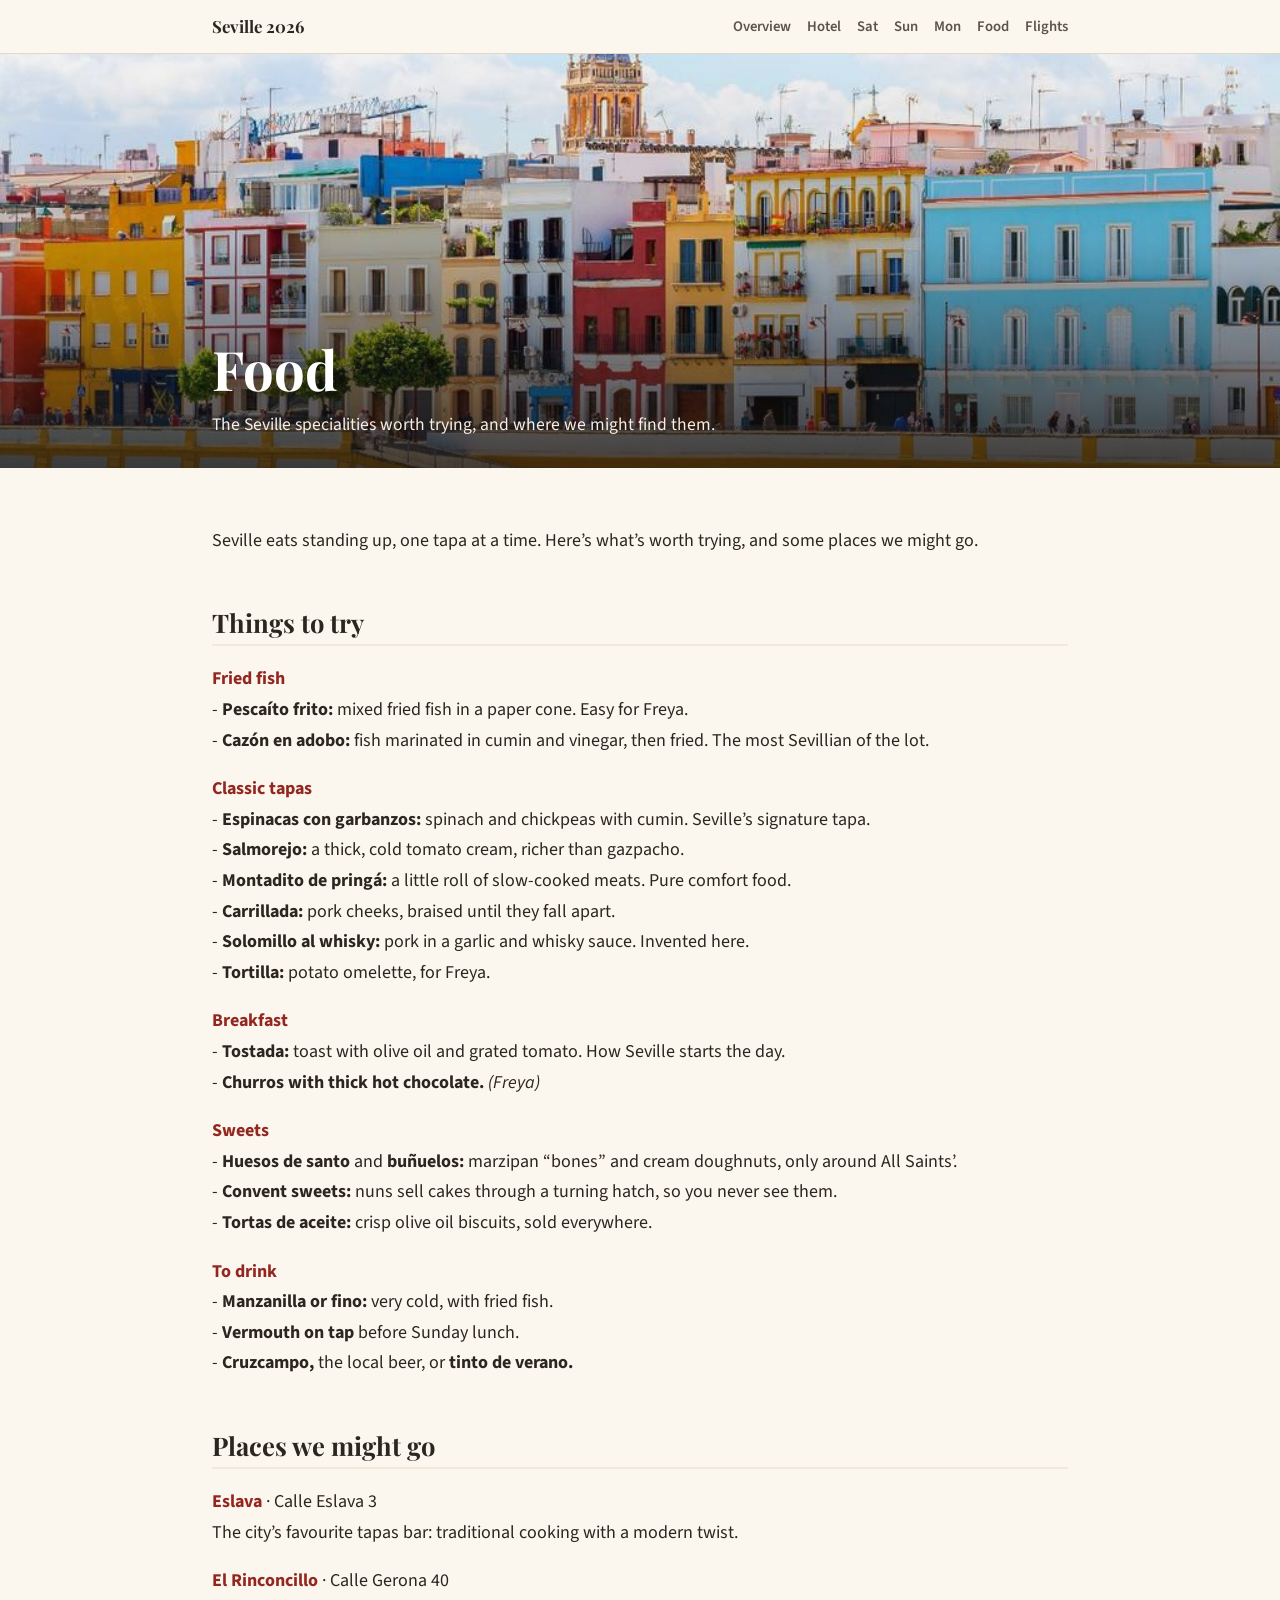
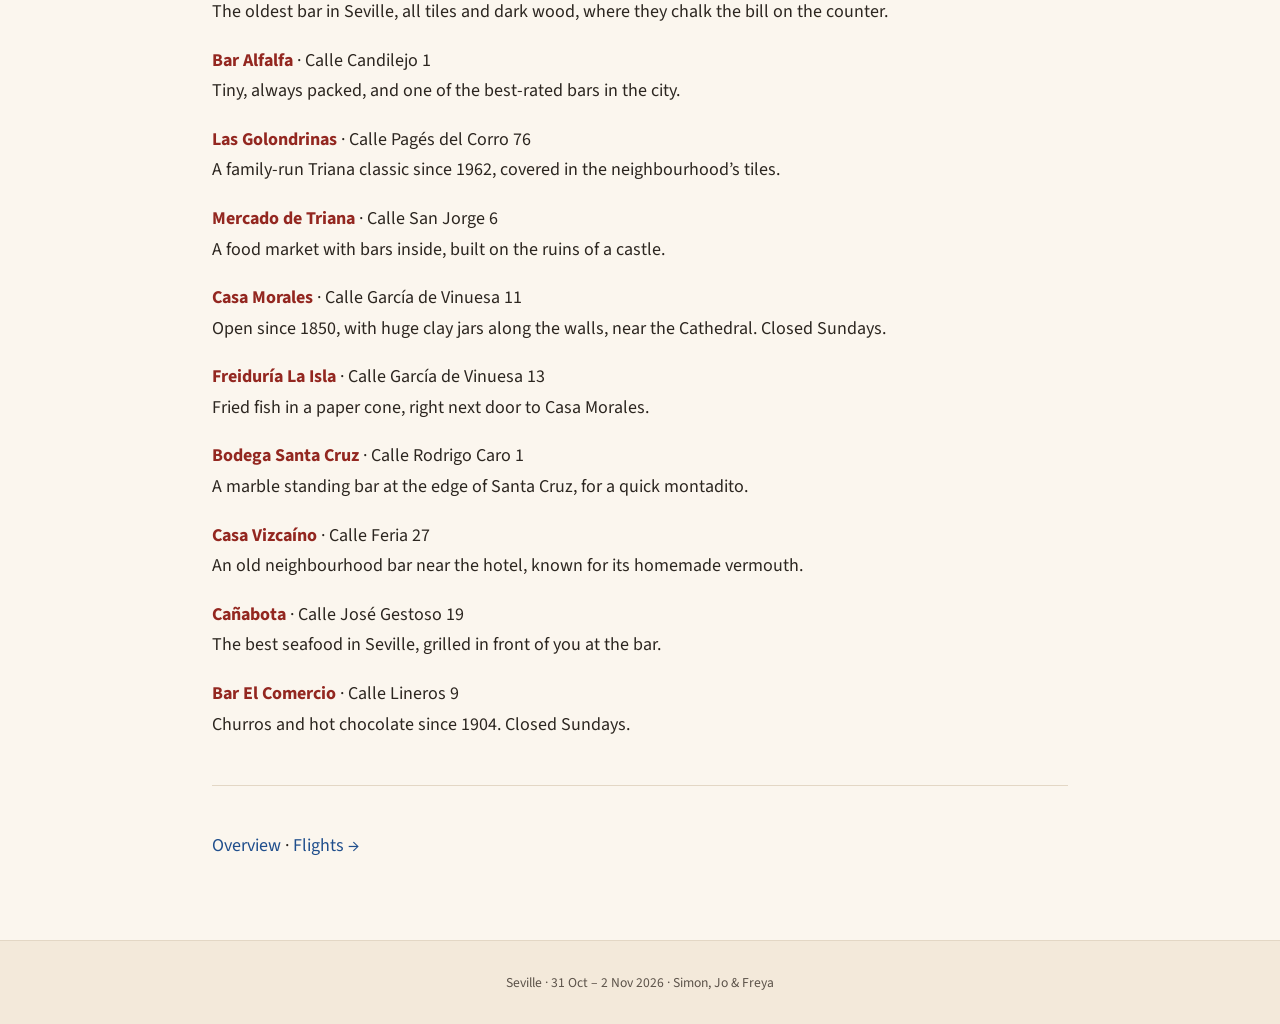
<file: food.html>
<!doctype html><html lang="en"><head><meta charset="utf-8"><meta name="viewport" content="width=device-width, initial-scale=1"><meta name="robots" content="noindex"><title>Food · Seville 2026</title><link rel="preconnect" href="https://fonts.googleapis.com"><link href="https://fonts.googleapis.com/css2?family=Playfair+Display:wght@600;700&family=Source+Sans+3:wght@400;600;700&display=swap" rel="stylesheet"><link rel="stylesheet" href="assets/style.css"></head><body><nav class="nav"><div class="nav-inner"><a class="brand" href="index.html">Seville 2026</a><div class="links"><a href="overview.html">Overview</a><a href="stay.html">Hotel</a><a href="days/saturday.html">Sat</a><a href="days/sunday.html">Sun</a><a href="days/monday.html">Mon</a><a href="food.html">Food</a><a href="info/travel.html">Flights</a></div></div></nav><header class="hero" style="background-image:url('assets/images/triana.jpg');background-position:center"><div class="hero-text"><h1>Food</h1><div class="summary">The Seville specialities worth trying, and where we might find them.</div></div></header><main class="wrap">
<p>Seville eats standing up, one tapa at a time. Here’s what’s worth trying, and some places we might go.</p>
<h2 id="things-to-try">Things to try</h2>
<p><strong>Fried fish</strong><br />
- <strong>Pescaíto frito:</strong> mixed fried fish in a paper cone. Easy for Freya.<br />
- <strong>Cazón en adobo:</strong> fish marinated in cumin and vinegar, then fried. The most Sevillian of the lot.</p>
<p><strong>Classic tapas</strong><br />
- <strong>Espinacas con garbanzos:</strong> spinach and chickpeas with cumin. Seville’s signature tapa.<br />
- <strong>Salmorejo:</strong> a thick, cold tomato cream, richer than gazpacho.<br />
- <strong>Montadito de pringá:</strong> a little roll of slow-cooked meats. Pure comfort food.<br />
- <strong>Carrillada:</strong> pork cheeks, braised until they fall apart.<br />
- <strong>Solomillo al whisky:</strong> pork in a garlic and whisky sauce. Invented here.<br />
- <strong>Tortilla:</strong> potato omelette, for Freya.</p>
<p><strong>Breakfast</strong><br />
- <strong>Tostada:</strong> toast with olive oil and grated tomato. How Seville starts the day.<br />
- <strong>Churros with thick hot chocolate.</strong> <em>(Freya)</em></p>
<p><strong>Sweets</strong><br />
- <strong>Huesos de santo</strong> and <strong>buñuelos:</strong> marzipan “bones” and cream doughnuts, only around All Saints’.<br />
- <strong>Convent sweets:</strong> nuns sell cakes through a turning hatch, so you never see them.<br />
- <strong>Tortas de aceite:</strong> crisp olive oil biscuits, sold everywhere.</p>
<p><strong>To drink</strong><br />
- <strong>Manzanilla or fino:</strong> very cold, with fried fish.<br />
- <strong>Vermouth on tap</strong> before Sunday lunch.<br />
- <strong>Cruzcampo,</strong> the local beer, or <strong>tinto de verano.</strong></p>
<h2 id="places-we-might-go">Places we might go</h2>
<p><strong>Eslava</strong> · Calle Eslava 3<br />
The city’s favourite tapas bar: traditional cooking with a modern twist.</p>
<p><strong>El Rinconcillo</strong> · Calle Gerona 40<br />
The oldest bar in Seville, all tiles and dark wood, where they chalk the bill on the counter.</p>
<p><strong>Bar Alfalfa</strong> · Calle Candilejo 1<br />
Tiny, always packed, and one of the best-rated bars in the city.</p>
<p><strong>Las Golondrinas</strong> · Calle Pagés del Corro 76<br />
A family-run Triana classic since 1962, covered in the neighbourhood’s tiles.</p>
<p><strong>Mercado de Triana</strong> · Calle San Jorge 6<br />
A food market with bars inside, built on the ruins of a castle.</p>
<p><strong>Casa Morales</strong> · Calle García de Vinuesa 11<br />
Open since 1850, with huge clay jars along the walls, near the Cathedral. Closed Sundays.</p>
<p><strong>Freiduría La Isla</strong> · Calle García de Vinuesa 13<br />
Fried fish in a paper cone, right next door to Casa Morales.</p>
<p><strong>Bodega Santa Cruz</strong> · Calle Rodrigo Caro 1<br />
A marble standing bar at the edge of Santa Cruz, for a quick montadito.</p>
<p><strong>Casa Vizcaíno</strong> · Calle Feria 27<br />
An old neighbourhood bar near the hotel, known for its homemade vermouth.</p>
<p><strong>Cañabota</strong> · Calle José Gestoso 19<br />
The best seafood in Seville, grilled in front of you at the bar.</p>
<p><strong>Bar El Comercio</strong> · Calle Lineros 9<br />
Churros and hot chocolate since 1904. Closed Sundays.</p>
<hr />
<p><a href="overview.html">Overview</a> · <a href="info/travel.html">Flights →</a></p>
</main><footer class="site">Seville · 31 Oct – 2 Nov 2026 · Simon, Jo &amp; Freya</footer></body></html>
</file>
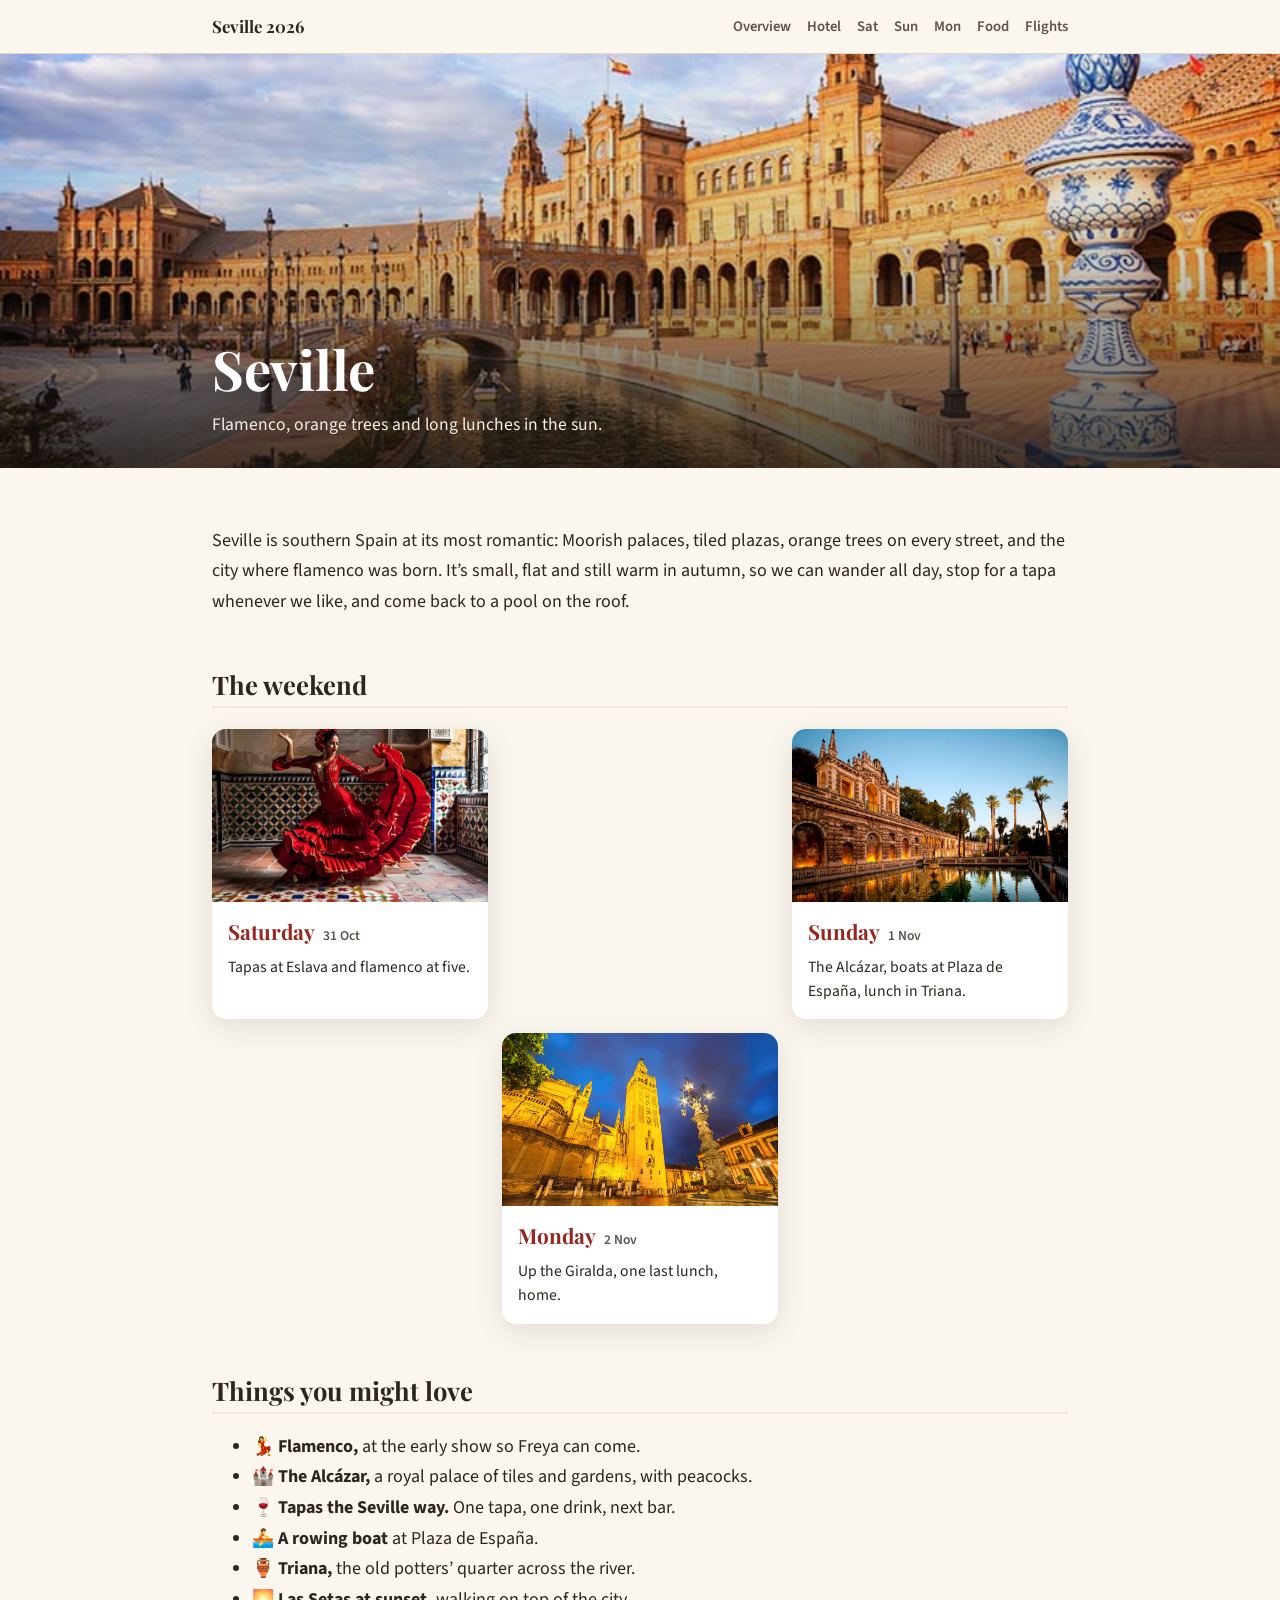
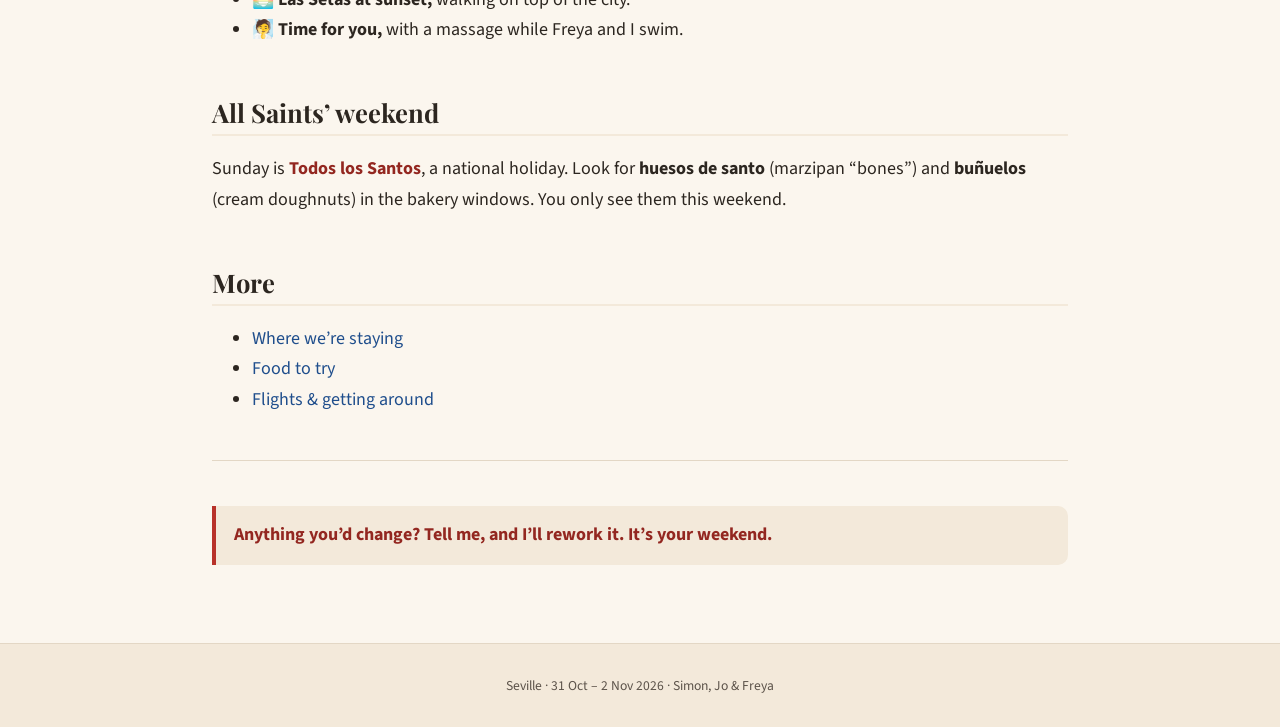
<file: overview.html>
<!doctype html><html lang="en"><head><meta charset="utf-8"><meta name="viewport" content="width=device-width, initial-scale=1"><meta name="robots" content="noindex"><title>Seville · Seville 2026</title><link rel="preconnect" href="https://fonts.googleapis.com"><link href="https://fonts.googleapis.com/css2?family=Playfair+Display:wght@600;700&family=Source+Sans+3:wght@400;600;700&display=swap" rel="stylesheet"><link rel="stylesheet" href="assets/style.css"></head><body><nav class="nav"><div class="nav-inner"><a class="brand" href="index.html">Seville 2026</a><div class="links"><a href="overview.html">Overview</a><a href="stay.html">Hotel</a><a href="days/saturday.html">Sat</a><a href="days/sunday.html">Sun</a><a href="days/monday.html">Mon</a><a href="food.html">Food</a><a href="info/travel.html">Flights</a></div></div></nav><header class="hero" style="background-image:url('assets/images/plaza-de-espana.jpg');background-position:center"><div class="hero-text"><h1>Seville</h1><div class="summary">Flamenco, orange trees and long lunches in the sun.</div></div></header><main class="wrap">
<p>Seville is southern Spain at its most romantic: Moorish palaces, tiled plazas, orange trees on every street, and the city where flamenco was born. It’s small, flat and still warm in autumn, so we can wander all day, stop for a tapa whenever we like, and come back to a pool on the roof.</p>
<h2 id="the-weekend">The weekend</h2>
<div class="daycards">
<a class="daycard" href="days/saturday.html"><img src="assets/images/flamenco.jpg" alt="">
<div class="daycard-text">
<span class="daycard-day">Saturday</span><span class="daycard-date">31 Oct</span>
<p>
Tapas at Eslava and flamenco at five.
</p>
</div>
</a><br />
<a class="daycard" href="days/sunday.html"><img src="assets/images/alcazar.jpg" alt="">
<div class="daycard-text">
<span class="daycard-day">Sunday</span><span class="daycard-date">1 Nov</span>
<p>
The Alcázar, boats at Plaza de España, lunch in Triana.
</p>
</div>
</a><br />
<a class="daycard" href="days/monday.html"><img src="assets/images/giralda.jpg" alt="">
<div class="daycard-text">
<span class="daycard-day">Monday</span><span class="daycard-date">2 Nov</span>
<p>
Up the Giralda, one last lunch, home.
</p>
</div>
<p></a></p>
</div>
<h2 id="things-you-might-love">Things you might love</h2>
<ul>
<li>💃 <strong>Flamenco,</strong> at the early show so Freya can come.</li>
<li>🏰 <strong>The Alcázar,</strong> a royal palace of tiles and gardens, with peacocks.</li>
<li>🍷 <strong>Tapas the Seville way.</strong> One tapa, one drink, next bar.</li>
<li>🚣 <strong>A rowing boat</strong> at Plaza de España.</li>
<li>🏺 <strong>Triana,</strong> the old potters’ quarter across the river.</li>
<li>🌅 <strong>Las Setas at sunset,</strong> walking on top of the city.</li>
<li>🧖 <strong>Time for you,</strong> with a massage while Freya and I swim.</li>
</ul>
<h2 id="all-saints-weekend">All Saints’ weekend</h2>
<p>Sunday is <strong>Todos los Santos</strong>, a national holiday. Look for <strong>huesos de santo</strong> (marzipan “bones”) and <strong>buñuelos</strong> (cream doughnuts) in the bakery windows. You only see them this weekend.</p>
<h2 id="more">More</h2>
<ul>
<li><a href="stay.html">Where we’re staying</a></li>
<li><a href="food.html">Food to try</a></li>
<li><a href="info/travel.html">Flights &amp; getting around</a></li>
</ul>
<hr />
<p class="ask"><strong>Anything you’d change? Tell me, and I’ll rework it. It’s your weekend.</strong></p>
</main><footer class="site">Seville · 31 Oct – 2 Nov 2026 · Simon, Jo &amp; Freya</footer></body></html>
</file>
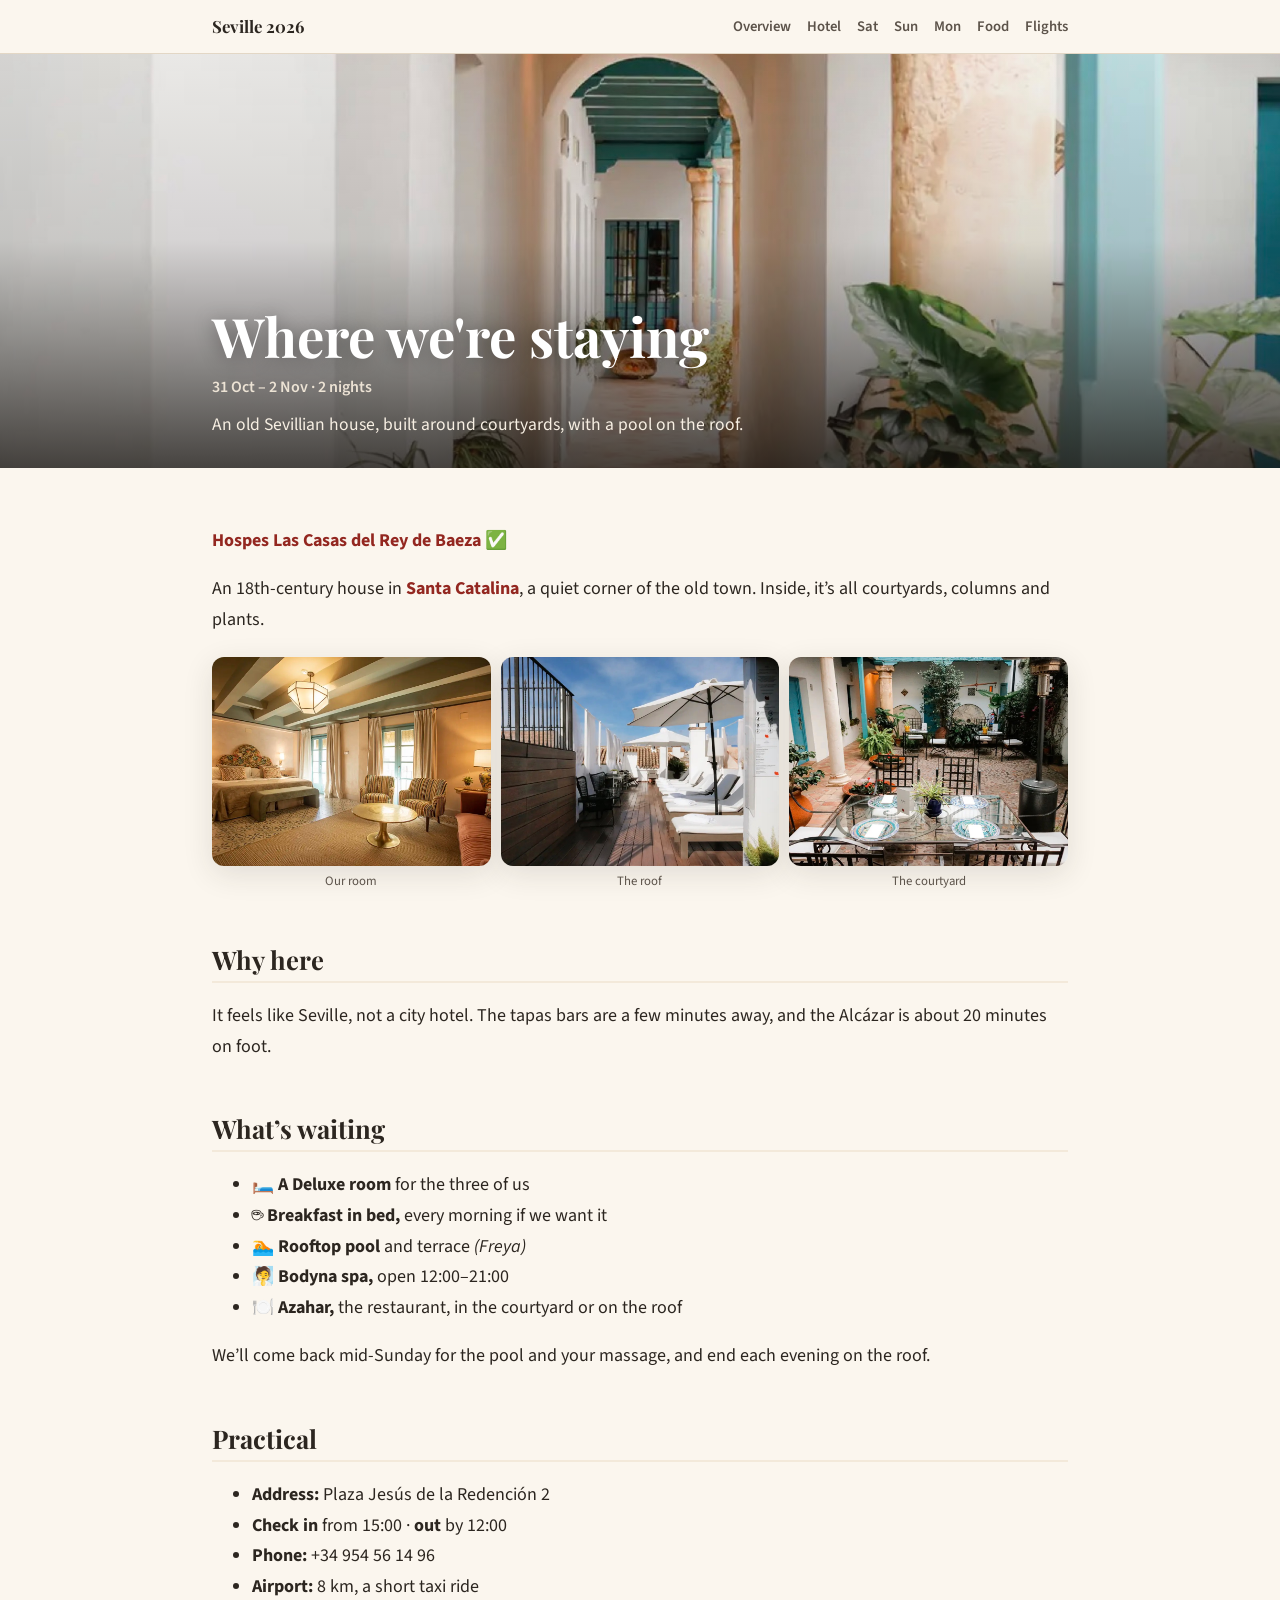
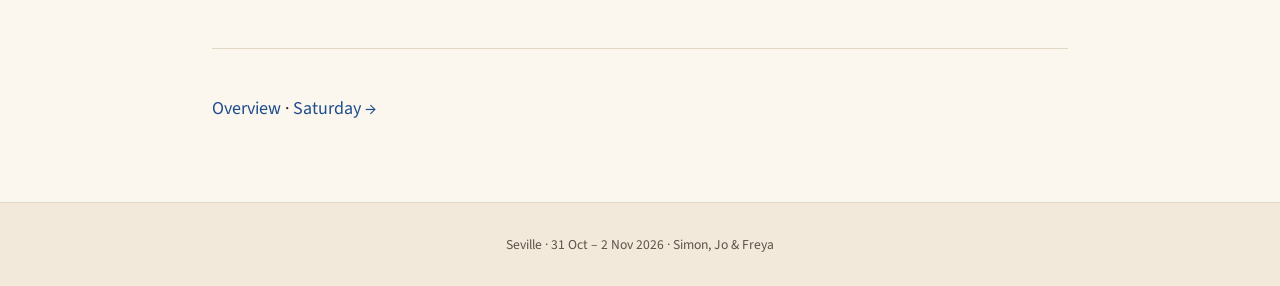
<file: stay.html>
<!doctype html><html lang="en"><head><meta charset="utf-8"><meta name="viewport" content="width=device-width, initial-scale=1"><meta name="robots" content="noindex"><title>Where we're staying · Seville 2026</title><link rel="preconnect" href="https://fonts.googleapis.com"><link href="https://fonts.googleapis.com/css2?family=Playfair+Display:wght@600;700&family=Source+Sans+3:wght@400;600;700&display=swap" rel="stylesheet"><link rel="stylesheet" href="assets/style.css"></head><body><nav class="nav"><div class="nav-inner"><a class="brand" href="index.html">Seville 2026</a><div class="links"><a href="overview.html">Overview</a><a href="stay.html">Hotel</a><a href="days/saturday.html">Sat</a><a href="days/sunday.html">Sun</a><a href="days/monday.html">Mon</a><a href="food.html">Food</a><a href="info/travel.html">Flights</a></div></div></nav><header class="hero" style="background-image:url('assets/images/hotel-corridor.jpg');background-position:center"><div class="hero-text"><h1>Where we're staying</h1><div class="meta">31 Oct – 2 Nov · 2 nights</div><div class="summary">An old Sevillian house, built around courtyards, with a pool on the roof.</div></div></header><main class="wrap">
<p><strong>Hospes Las Casas del Rey de Baeza</strong> ✅</p>
<p>An 18th-century house in <strong>Santa Catalina</strong>, a quiet corner of the old town. Inside, it’s all courtyards, columns and plants.</p>
<div class="gallery">
<figure>
<img src="assets/images/hotel-room.jpg" alt="Our Deluxe room">
<figcaption>
Our room
</figcaption>
</figure>
<figure>
<img src="assets/images/hotel-roof.jpg" alt="The rooftop terrace">
<figcaption>
The roof
</figcaption>
</figure>
<figure>
<img src="assets/images/hotel-patio.jpg" alt="The courtyard">
<figcaption>
The courtyard
</figcaption>
</figure>
</div>
<h2 id="why-here">Why here</h2>
<p>It feels like Seville, not a city hotel. The tapas bars are a few minutes away, and the Alcázar is about 20 minutes on foot.</p>
<h2 id="whats-waiting">What’s waiting</h2>
<ul>
<li>🛏️ <strong>A Deluxe room</strong> for the three of us</li>
<li>☕ <strong>Breakfast in bed,</strong> every morning if we want it</li>
<li>🏊 <strong>Rooftop pool</strong> and terrace <em>(Freya)</em></li>
<li>🧖 <strong>Bodyna spa,</strong> open 12:00–21:00</li>
<li>🍽️ <strong>Azahar,</strong> the restaurant, in the courtyard or on the roof</li>
</ul>
<p>We’ll come back mid-Sunday for the pool and your massage, and end each evening on the roof.</p>
<h2 id="practical">Practical</h2>
<ul>
<li><strong>Address:</strong> Plaza Jesús de la Redención 2</li>
<li><strong>Check in</strong> from 15:00 · <strong>out</strong> by 12:00</li>
<li><strong>Phone:</strong> +34 954 56 14 96</li>
<li><strong>Airport:</strong> 8 km, a short taxi ride</li>
</ul>
<hr />
<p><a href="overview.html">Overview</a> · <a href="days/saturday.html">Saturday →</a></p>
</main><footer class="site">Seville · 31 Oct – 2 Nov 2026 · Simon, Jo &amp; Freya</footer></body></html>
</file>
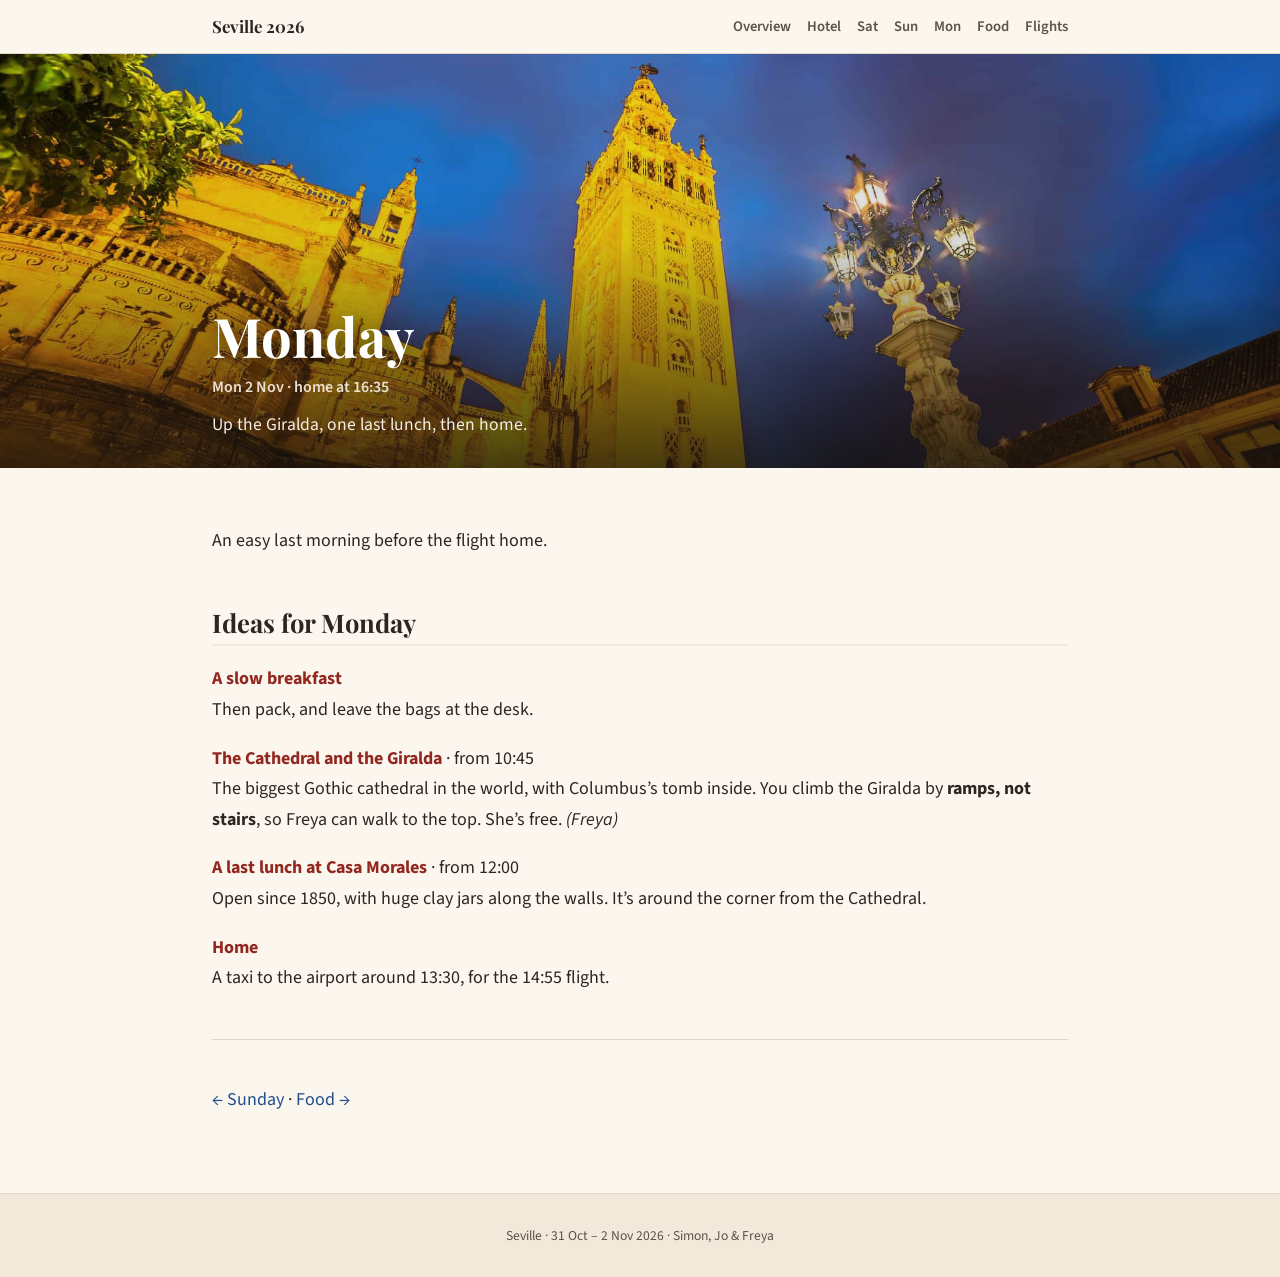
<file: days/monday.html>
<!doctype html><html lang="en"><head><meta charset="utf-8"><meta name="viewport" content="width=device-width, initial-scale=1"><meta name="robots" content="noindex"><title>Monday · Seville 2026</title><link rel="preconnect" href="https://fonts.googleapis.com"><link href="https://fonts.googleapis.com/css2?family=Playfair+Display:wght@600;700&family=Source+Sans+3:wght@400;600;700&display=swap" rel="stylesheet"><link rel="stylesheet" href="../assets/style.css"></head><body><nav class="nav"><div class="nav-inner"><a class="brand" href="../index.html">Seville 2026</a><div class="links"><a href="../overview.html">Overview</a><a href="../stay.html">Hotel</a><a href="../days/saturday.html">Sat</a><a href="../days/sunday.html">Sun</a><a href="../days/monday.html">Mon</a><a href="../food.html">Food</a><a href="../info/travel.html">Flights</a></div></div></nav><header class="hero" style="background-image:url('../assets/images/giralda.jpg');background-position:center 30%"><div class="hero-text"><h1>Monday</h1><div class="meta">Mon 2 Nov · home at 16:35</div><div class="summary">Up the Giralda, one last lunch, then home.</div></div></header><main class="wrap">
<p>An easy last morning before the flight home.</p>
<h2 id="ideas-for-monday">Ideas for Monday</h2>
<p><strong>A slow breakfast</strong><br />
Then pack, and leave the bags at the desk.</p>
<p><strong>The Cathedral and the Giralda</strong> · from 10:45<br />
The biggest Gothic cathedral in the world, with Columbus’s tomb inside. You climb the Giralda by <strong>ramps, not stairs</strong>, so Freya can walk to the top. She’s free. <em>(Freya)</em></p>
<p><strong>A last lunch at Casa Morales</strong> · from 12:00<br />
Open since 1850, with huge clay jars along the walls. It’s around the corner from the Cathedral.</p>
<p><strong>Home</strong><br />
A taxi to the airport around 13:30, for the 14:55 flight.</p>
<hr />
<p><a href="sunday.html">← Sunday</a> · <a href="../food.html">Food →</a></p>
</main><footer class="site">Seville · 31 Oct – 2 Nov 2026 · Simon, Jo &amp; Freya</footer></body></html>
</file>
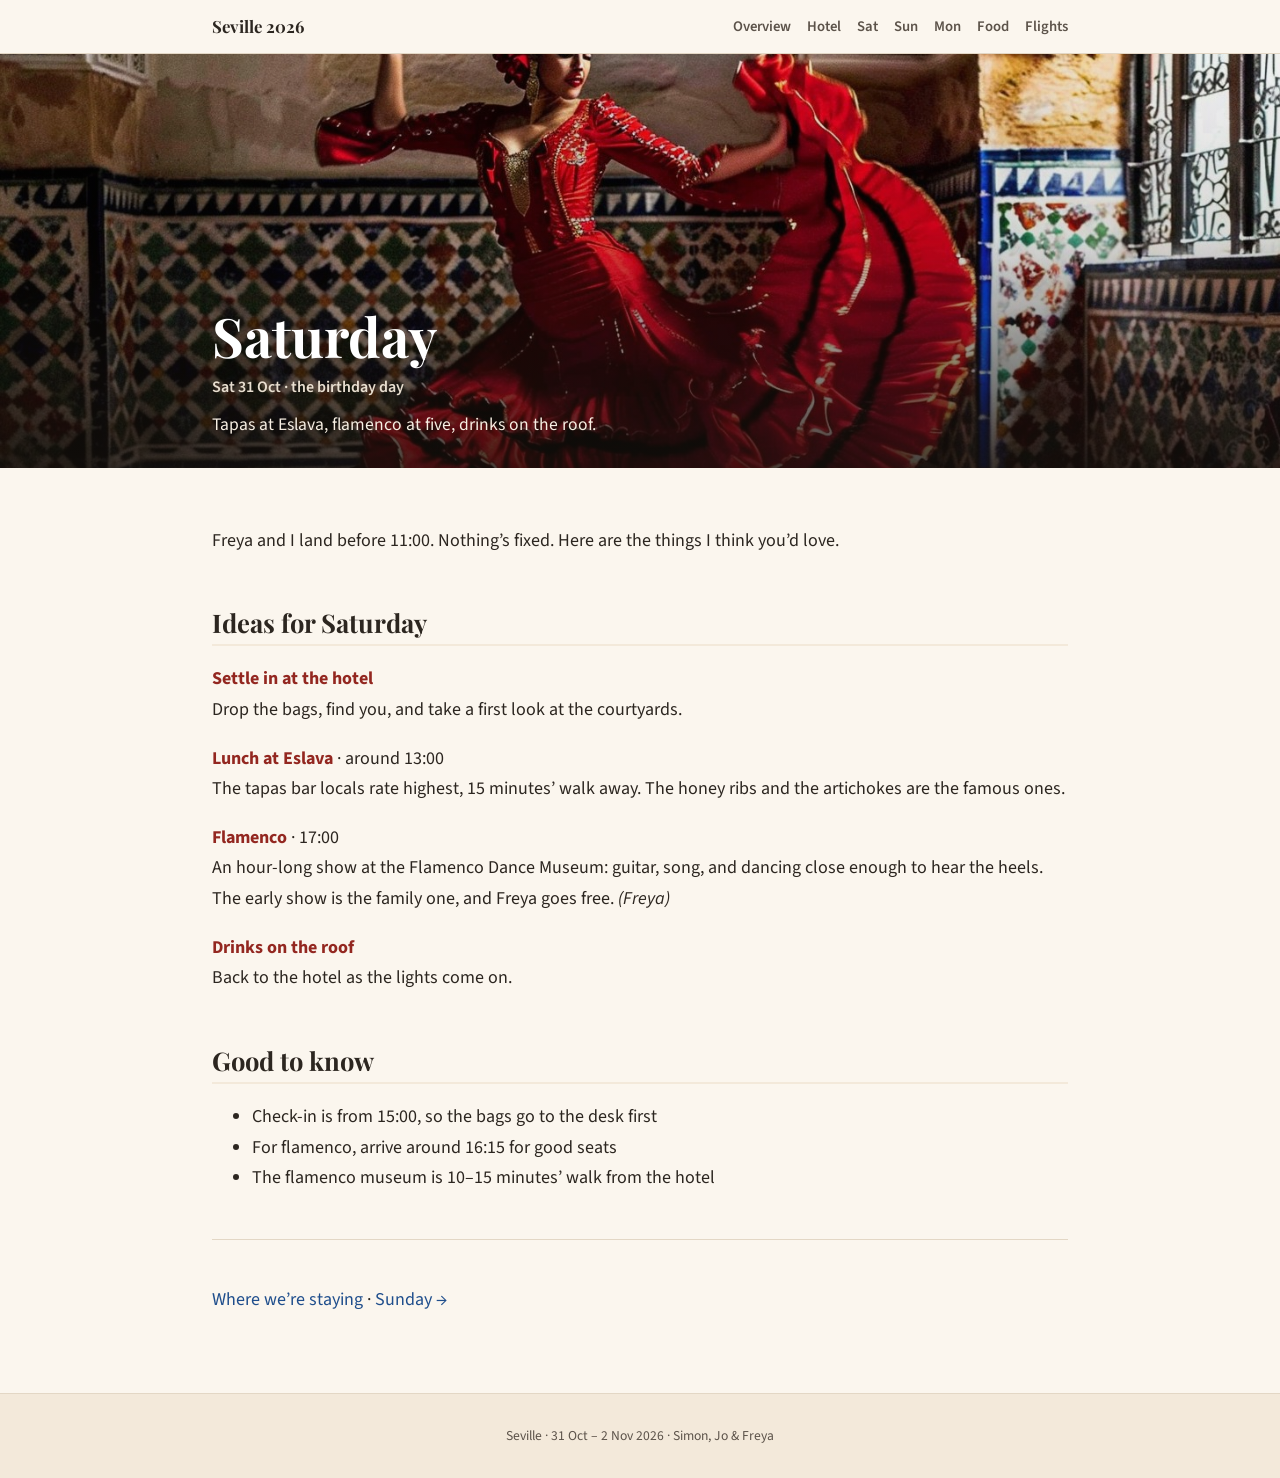
<file: days/saturday.html>
<!doctype html><html lang="en"><head><meta charset="utf-8"><meta name="viewport" content="width=device-width, initial-scale=1"><meta name="robots" content="noindex"><title>Saturday · Seville 2026</title><link rel="preconnect" href="https://fonts.googleapis.com"><link href="https://fonts.googleapis.com/css2?family=Playfair+Display:wght@600;700&family=Source+Sans+3:wght@400;600;700&display=swap" rel="stylesheet"><link rel="stylesheet" href="../assets/style.css"></head><body><nav class="nav"><div class="nav-inner"><a class="brand" href="../index.html">Seville 2026</a><div class="links"><a href="../overview.html">Overview</a><a href="../stay.html">Hotel</a><a href="../days/saturday.html">Sat</a><a href="../days/sunday.html">Sun</a><a href="../days/monday.html">Mon</a><a href="../food.html">Food</a><a href="../info/travel.html">Flights</a></div></div></nav><header class="hero" style="background-image:url('../assets/images/flamenco.jpg');background-position:center 20%"><div class="hero-text"><h1>Saturday</h1><div class="meta">Sat 31 Oct · the birthday day</div><div class="summary">Tapas at Eslava, flamenco at five, drinks on the roof.</div></div></header><main class="wrap">
<p>Freya and I land before 11:00. Nothing’s fixed. Here are the things I think you’d love.</p>
<h2 id="ideas-for-saturday">Ideas for Saturday</h2>
<p><strong>Settle in at the hotel</strong><br />
Drop the bags, find you, and take a first look at the courtyards.</p>
<p><strong>Lunch at Eslava</strong> · around 13:00<br />
The tapas bar locals rate highest, 15 minutes’ walk away. The honey ribs and the artichokes are the famous ones.</p>
<p><strong>Flamenco</strong> · 17:00<br />
An hour-long show at the Flamenco Dance Museum: guitar, song, and dancing close enough to hear the heels. The early show is the family one, and Freya goes free. <em>(Freya)</em></p>
<p><strong>Drinks on the roof</strong><br />
Back to the hotel as the lights come on.</p>
<h2 id="good-to-know">Good to know</h2>
<ul>
<li>Check-in is from 15:00, so the bags go to the desk first</li>
<li>For flamenco, arrive around 16:15 for good seats</li>
<li>The flamenco museum is 10–15 minutes’ walk from the hotel</li>
</ul>
<hr />
<p><a href="../stay.html">Where we’re staying</a> · <a href="sunday.html">Sunday →</a></p>
</main><footer class="site">Seville · 31 Oct – 2 Nov 2026 · Simon, Jo &amp; Freya</footer></body></html>
</file>
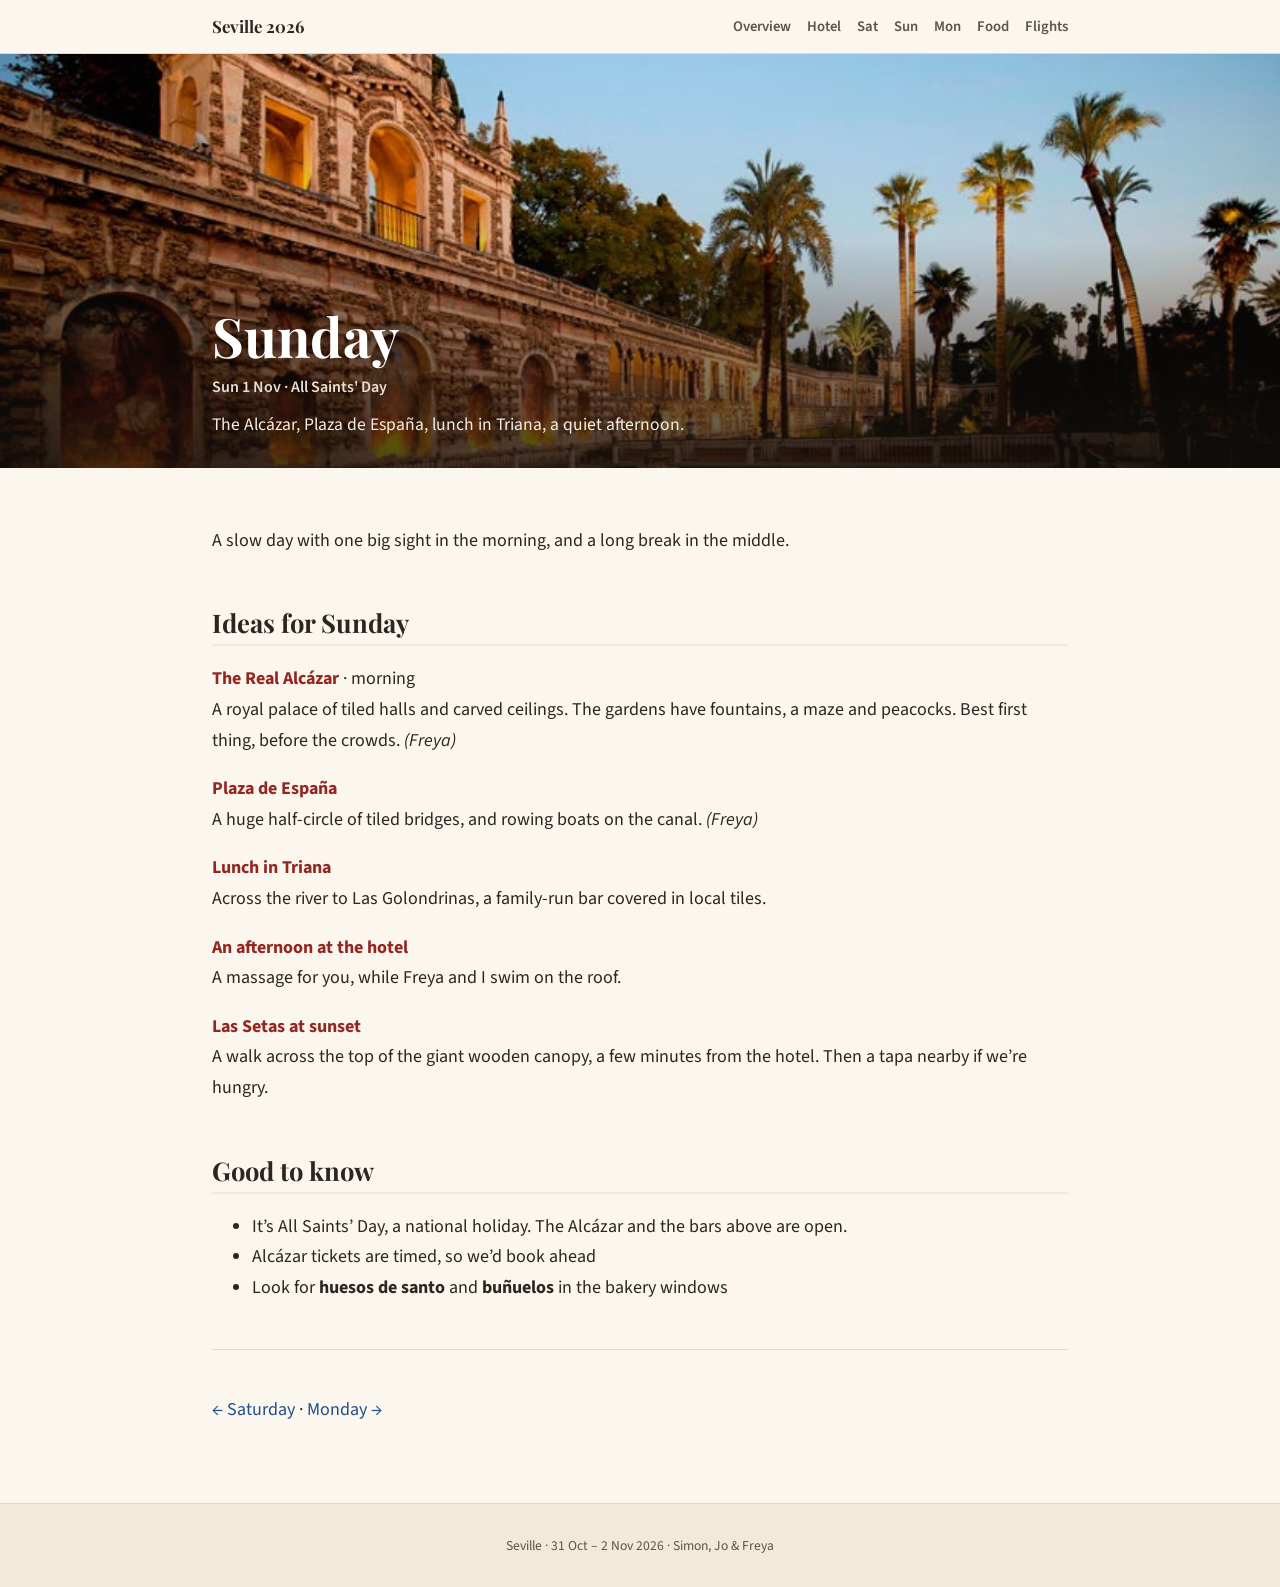
<file: days/sunday.html>
<!doctype html><html lang="en"><head><meta charset="utf-8"><meta name="viewport" content="width=device-width, initial-scale=1"><meta name="robots" content="noindex"><title>Sunday · Seville 2026</title><link rel="preconnect" href="https://fonts.googleapis.com"><link href="https://fonts.googleapis.com/css2?family=Playfair+Display:wght@600;700&family=Source+Sans+3:wght@400;600;700&display=swap" rel="stylesheet"><link rel="stylesheet" href="../assets/style.css"></head><body><nav class="nav"><div class="nav-inner"><a class="brand" href="../index.html">Seville 2026</a><div class="links"><a href="../overview.html">Overview</a><a href="../stay.html">Hotel</a><a href="../days/saturday.html">Sat</a><a href="../days/sunday.html">Sun</a><a href="../days/monday.html">Mon</a><a href="../food.html">Food</a><a href="../info/travel.html">Flights</a></div></div></nav><header class="hero" style="background-image:url('../assets/images/alcazar.jpg');background-position:center"><div class="hero-text"><h1>Sunday</h1><div class="meta">Sun 1 Nov · All Saints' Day</div><div class="summary">The Alcázar, Plaza de España, lunch in Triana, a quiet afternoon.</div></div></header><main class="wrap">
<p>A slow day with one big sight in the morning, and a long break in the middle.</p>
<h2 id="ideas-for-sunday">Ideas for Sunday</h2>
<p><strong>The Real Alcázar</strong> · morning<br />
A royal palace of tiled halls and carved ceilings. The gardens have fountains, a maze and peacocks. Best first thing, before the crowds. <em>(Freya)</em></p>
<p><strong>Plaza de España</strong><br />
A huge half-circle of tiled bridges, and rowing boats on the canal. <em>(Freya)</em></p>
<p><strong>Lunch in Triana</strong><br />
Across the river to Las Golondrinas, a family-run bar covered in local tiles.</p>
<p><strong>An afternoon at the hotel</strong><br />
A massage for you, while Freya and I swim on the roof.</p>
<p><strong>Las Setas at sunset</strong><br />
A walk across the top of the giant wooden canopy, a few minutes from the hotel. Then a tapa nearby if we’re hungry.</p>
<h2 id="good-to-know">Good to know</h2>
<ul>
<li>It’s All Saints’ Day, a national holiday. The Alcázar and the bars above are open.</li>
<li>Alcázar tickets are timed, so we’d book ahead</li>
<li>Look for <strong>huesos de santo</strong> and <strong>buñuelos</strong> in the bakery windows</li>
</ul>
<hr />
<p><a href="saturday.html">← Saturday</a> · <a href="monday.html">Monday →</a></p>
</main><footer class="site">Seville · 31 Oct – 2 Nov 2026 · Simon, Jo &amp; Freya</footer></body></html>
</file>
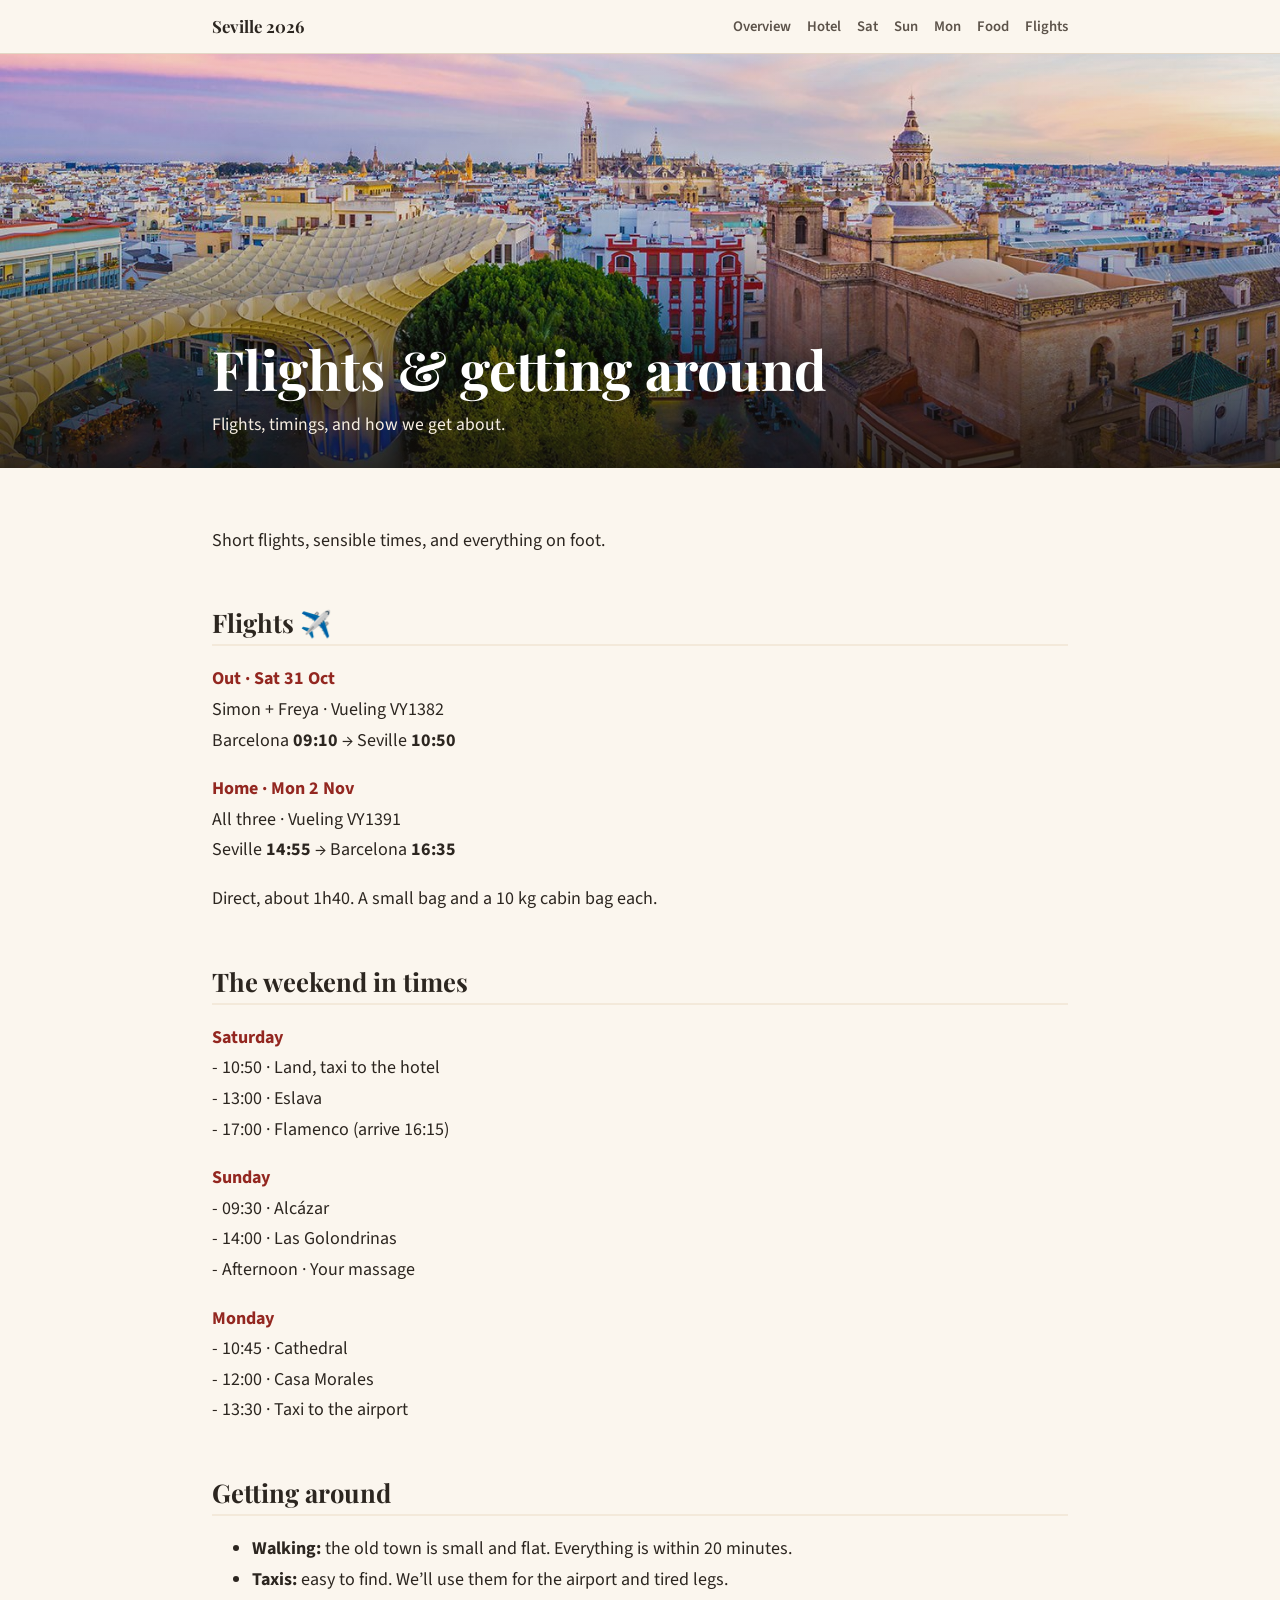
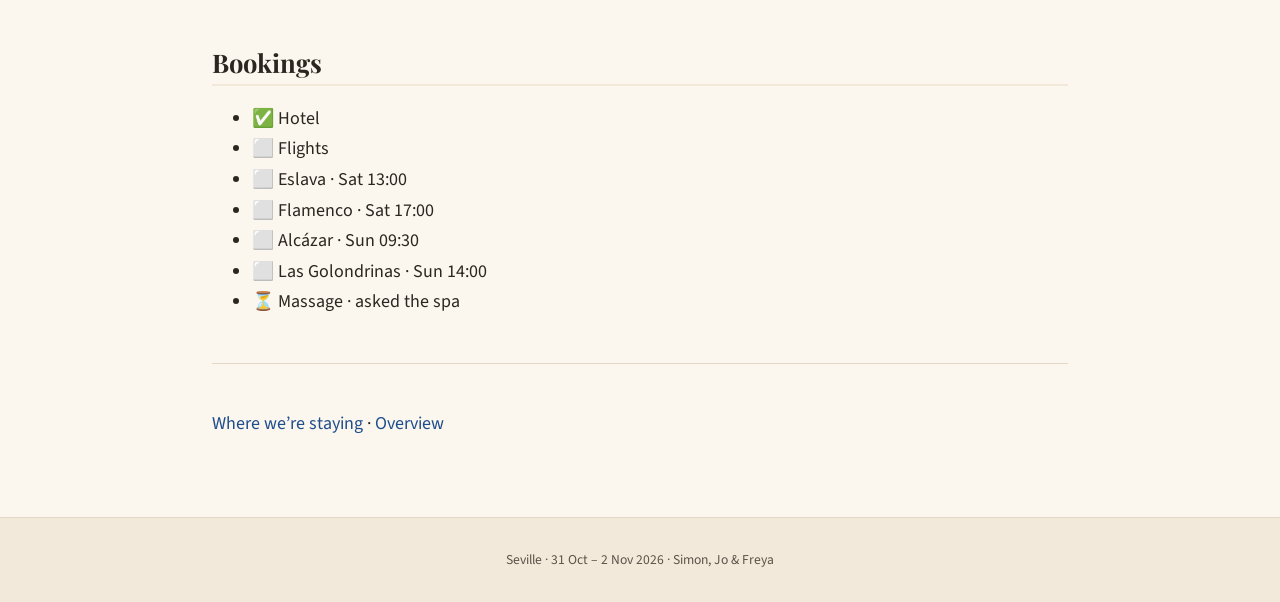
<file: info/travel.html>
<!doctype html><html lang="en"><head><meta charset="utf-8"><meta name="viewport" content="width=device-width, initial-scale=1"><meta name="robots" content="noindex"><title>Flights & getting around · Seville 2026</title><link rel="preconnect" href="https://fonts.googleapis.com"><link href="https://fonts.googleapis.com/css2?family=Playfair+Display:wght@600;700&family=Source+Sans+3:wght@400;600;700&display=swap" rel="stylesheet"><link rel="stylesheet" href="../assets/style.css"></head><body><nav class="nav"><div class="nav-inner"><a class="brand" href="../index.html">Seville 2026</a><div class="links"><a href="../overview.html">Overview</a><a href="../stay.html">Hotel</a><a href="../days/saturday.html">Sat</a><a href="../days/sunday.html">Sun</a><a href="../days/monday.html">Mon</a><a href="../food.html">Food</a><a href="../info/travel.html">Flights</a></div></div></nav><header class="hero" style="background-image:url('../assets/images/hero-seville.jpg');background-position:center"><div class="hero-text"><h1>Flights & getting around</h1><div class="summary">Flights, timings, and how we get about.</div></div></header><main class="wrap">
<p>Short flights, sensible times, and everything on foot.</p>
<h2 id="flights">Flights ✈️</h2>
<p><strong>Out · Sat 31 Oct</strong><br />
Simon + Freya · Vueling VY1382<br />
Barcelona <strong>09:10</strong> → Seville <strong>10:50</strong></p>
<p><strong>Home · Mon 2 Nov</strong><br />
All three · Vueling VY1391<br />
Seville <strong>14:55</strong> → Barcelona <strong>16:35</strong></p>
<p>Direct, about 1h40. A small bag and a 10 kg cabin bag each.</p>
<h2 id="the-weekend-in-times">The weekend in times</h2>
<p><strong>Saturday</strong><br />
- 10:50 · Land, taxi to the hotel<br />
- 13:00 · Eslava<br />
- 17:00 · Flamenco (arrive 16:15)</p>
<p><strong>Sunday</strong><br />
- 09:30 · Alcázar<br />
- 14:00 · Las Golondrinas<br />
- Afternoon · Your massage</p>
<p><strong>Monday</strong><br />
- 10:45 · Cathedral<br />
- 12:00 · Casa Morales<br />
- 13:30 · Taxi to the airport</p>
<h2 id="getting-around">Getting around</h2>
<ul>
<li><strong>Walking:</strong> the old town is small and flat. Everything is within 20 minutes.</li>
<li><strong>Taxis:</strong> easy to find. We’ll use them for the airport and tired legs.</li>
</ul>
<h2 id="bookings">Bookings</h2>
<ul>
<li>✅ Hotel</li>
<li>⬜ Flights</li>
<li>⬜ Eslava · Sat 13:00</li>
<li>⬜ Flamenco · Sat 17:00</li>
<li>⬜ Alcázar · Sun 09:30</li>
<li>⬜ Las Golondrinas · Sun 14:00</li>
<li>⏳ Massage · asked the spa</li>
</ul>
<hr />
<p><a href="../stay.html">Where we’re staying</a> · <a href="../overview.html">Overview</a></p>
</main><footer class="site">Seville · 31 Oct – 2 Nov 2026 · Simon, Jo &amp; Freya</footer></body></html>
</file>
<file: assets/style.css>
/* Seville 2026 – warm travel-magazine theme, azulejo blue + flamenco red */

:root {
  --sand:    #FBF6EE;
  --sand-2:  #F3E9DA;
  --ink:     #2C2620;
  --ink-soft:#5C534A;
  --sea:     #1F4E8C;
  --sea-dk:  #163A69;
  --terra:   #B8322A;
  --terra-dk:#932720;
  --gold:    #DFA44E;
  --line:    #E3D7C5;
  --white:   #fff;
  --shadow:  0 8px 30px rgba(44,38,32,.12);
  --radius:  14px;
  --maxw:    900px;
}

* { box-sizing: border-box; }

html { scroll-behavior: smooth; }

body {
  margin: 0;
  background: var(--sand);
  color: var(--ink);
  font-family: "Source Sans 3", "Helvetica Neue", Arial, sans-serif;
  font-size: 18px;
  line-height: 1.7;
  -webkit-font-smoothing: antialiased;
}

h1, h2, h3, h4 {
  font-family: "Playfair Display", Georgia, serif;
  font-weight: 700;
  line-height: 1.2;
  color: var(--ink);
}

a { color: var(--sea); text-decoration: none; }
a:hover { color: var(--terra); text-decoration: underline; }

img { max-width: 100%; height: auto; }

/* ---------- top nav ---------- */
.nav {
  position: sticky; top: 0; z-index: 50;
  background: rgba(251,246,238,.92);
  backdrop-filter: blur(8px);
  border-bottom: 1px solid var(--line);
}
.nav-inner {
  max-width: var(--maxw); margin: 0 auto; padding: 12px 22px;
  display: flex; align-items: center; gap: 18px; flex-wrap: wrap;
}
.nav .brand {
  font-family: "Playfair Display", serif; font-weight: 700;
  font-size: 1.05rem; color: var(--ink); white-space: nowrap;
}
.nav .brand:hover { text-decoration: none; color: var(--terra); }
.nav .links { display: flex; gap: 16px; margin-left: auto; flex-wrap: wrap; }
.nav .links a { font-size: .92rem; color: var(--ink-soft); font-weight: 600; }
.nav .links a:hover { color: var(--terra); text-decoration: none; }

/* ---------- hero banner (interior pages) ---------- */
.hero {
  position: relative; height: 46vh; min-height: 300px; max-height: 460px;
  display: flex; align-items: flex-end;
  background-size: cover; background-position: center;
}
.hero::after {
  content: ""; position: absolute; inset: 0;
  background: linear-gradient(to top, rgba(20,16,12,.78) 0%, rgba(20,16,12,.15) 55%, rgba(20,16,12,.05) 100%);
}
.hero-text { position: relative; z-index: 2; max-width: var(--maxw); margin: 0 auto; width: 100%; padding: 0 22px 28px; color: var(--white); }
.hero-text h1 { color: var(--white); font-size: clamp(2.1rem, 5vw, 3.4rem); margin: 0 0 6px; text-shadow: 0 2px 20px rgba(0,0,0,.4); }
.hero-text .meta { font-size: 1rem; font-weight: 600; color: #F3E9DA; opacity: .95; }
.hero-text .summary { font-size: 1.1rem; max-width: 640px; margin-top: 8px; color: #f7efe3; }

/* ---------- content ---------- */
.wrap { max-width: var(--maxw); margin: 0 auto; padding: 40px 22px 60px; }
.wrap > h1:first-child { font-size: clamp(2rem, 4.5vw, 3rem); margin-top: 0; }
.wrap h2 { font-size: 1.6rem; margin: 2em 0 .6em; padding-bottom: .25em; border-bottom: 2px solid var(--sand-2); }
.wrap h3 { font-size: 1.22rem; margin: 1.5em 0 .4em; color: var(--sea-dk); }
.wrap p, .wrap li { color: var(--ink); }
.wrap strong { color: var(--ink); }
.wrap hr { border: none; border-top: 1px solid var(--line); margin: 2.5em 0; }
blockquote {
  margin: 1.5em 0; padding: 14px 20px;
  background: var(--sand-2); border-left: 4px solid var(--gold);
  border-radius: 0 8px 8px 0; color: var(--ink-soft);
}
blockquote p { margin: .3em 0; }

/* tables */
table { width: 100%; border-collapse: collapse; margin: 1.4em 0; font-size: .95rem; background: var(--white); border-radius: 10px; overflow: hidden; box-shadow: var(--shadow); }
th, td { padding: 11px 14px; text-align: left; border-bottom: 1px solid var(--line); }
th { background: var(--sea); color: var(--white); font-family: "Source Sans 3", sans-serif; font-weight: 700; font-size: .85rem; letter-spacing: .02em; }
tr:last-child td { border-bottom: none; }
tbody tr:nth-child(even) { background: #FCF8F1; }

/* buttons */
.btn {
  display: inline-block; background: var(--terra); color: var(--white);
  padding: 14px 34px; border-radius: 100px; font-weight: 700; font-size: 1.05rem;
  box-shadow: var(--shadow); transition: transform .15s, background .15s;
}
.btn:hover { background: var(--terra-dk); color: var(--white); text-decoration: none; transform: translateY(-2px); }

/* page footer nav (prev/next) */
.pagenav { margin-top: 3em; padding-top: 20px; border-top: 1px solid var(--line); display: flex; justify-content: space-between; gap: 12px; flex-wrap: wrap; font-weight: 600; }

footer.site { text-align: center; padding: 30px 22px; color: var(--ink-soft); font-size: .85rem; border-top: 1px solid var(--line); background: var(--sand-2); }

/* ---------- landing ---------- */
.landing {
  min-height: 100vh; display: flex; flex-direction: column; align-items: center; justify-content: center;
  text-align: center; padding: 40px 22px; color: var(--white);
  background-size: cover; background-position: center; position: relative;
}
.landing::after { content: ""; position: absolute; inset: 0; background: linear-gradient(to bottom, rgba(20,16,12,.45), rgba(20,16,12,.65)); }
.landing > * { position: relative; z-index: 2; }
.landing h1 { color: var(--white); font-size: clamp(2.6rem, 8vw, 5rem); margin: 0; text-shadow: 0 4px 30px rgba(0,0,0,.5); }
.landing .dates { font-size: clamp(1rem, 3vw, 1.4rem); font-weight: 600; letter-spacing: .04em; margin: 14px 0 6px; color: var(--gold); }
.landing .tag { max-width: 620px; font-size: 1.2rem; margin: 10px auto 30px; color: #f5ede1; }
.landing .btn { margin-bottom: 40px; }
.thumbs { display: flex; gap: 10px; flex-wrap: wrap; justify-content: center; max-width: 820px; }
.thumb { width: 120px; border-radius: 10px; overflow: hidden; box-shadow: var(--shadow); position: relative; }
.thumb img { width: 100%; height: 80px; object-fit: cover; display: block; transition: transform .3s; }
.thumb:hover img { transform: scale(1.08); }
.thumb span { position: absolute; bottom: 0; left: 0; right: 0; background: linear-gradient(transparent, rgba(0,0,0,.75)); color: #fff; font-size: .72rem; font-weight: 700; padding: 14px 6px 5px; }

/* responsive */
@media (max-width: 600px) {
  body { font-size: 17px; }
  .nav .brand { font-size: .95rem; }
  .nav .links { gap: 12px; }
  .hero { height: 38vh; }
  .thumb { width: 90px; }
  .thumb img { height: 64px; }
}

/* ---------- Seville additions ---------- */

/* nav: one scrollable row on phones */
@media (max-width: 600px) {
  .nav-inner { flex-wrap: nowrap; gap: 12px; padding: 10px 16px; }
  .nav .links { flex-wrap: nowrap; overflow-x: auto; -webkit-overflow-scrolling: touch; scrollbar-width: none; margin-left: 0; }
  .nav .links::-webkit-scrollbar { display: none; }
  .nav .links a { white-space: nowrap; }
  .wrap { padding: 28px 18px 48px; }
  .wrap h2 { font-size: 1.35rem; }
}

/* landing: portrait photo on phones */
@media (max-width: 700px) {
  .landing { background-image: var(--hero-mobile) !important; background-position: var(--hero-mobile-pos, center); }
  .landing .tag { font-size: 1.1rem; }
}

/* timeline lines: "**13:00 · Lunch**" paragraphs */
.wrap p > strong:first-child { color: var(--terra-dk); }

/* hotel photo gallery */
.gallery { display: grid; grid-template-columns: repeat(3, 1fr); gap: 10px; margin: 1.2em 0 .4em; }
.wrap .gallery figure { margin: 0; }
.gallery img { width: 100%; aspect-ratio: 4 / 3; object-fit: cover; border-radius: 10px; box-shadow: var(--shadow); display: block; }
.wrap .gallery figcaption { text-align: center; font-size: .8rem; margin-top: 5px; }
@media (max-width: 600px) {
  .gallery { gap: 6px; }
  .gallery img { aspect-ratio: 1 / 1; border-radius: 8px; }
}

/* inline photos in a page */
.wrap figure { margin: 1.4em 0; }
.wrap figure img { width: 100%; border-radius: 12px; box-shadow: var(--shadow); display: block; }
.wrap figcaption { font-size: .85rem; color: var(--ink-soft); margin-top: 6px; }

/* closing ask */
.wrap p.ask { background: var(--sand-2); border-left: 4px solid var(--terra); border-radius: 0 10px 10px 0; padding: 14px 18px; }

/* overview day callouts */
.daycards { display: grid; grid-template-columns: repeat(3, 1fr); gap: 14px; margin: 1.2em 0; }
.daycard { display: block; background: var(--white); border-radius: var(--radius); overflow: hidden; box-shadow: var(--shadow); color: var(--ink); transition: transform .15s; }
.daycard:hover { transform: translateY(-3px); text-decoration: none; color: var(--ink); }
.daycard img { width: 100%; aspect-ratio: 16 / 10; object-fit: cover; display: block; }
.daycard-text { padding: 12px 16px 16px; }
.daycard-day { font-family: "Playfair Display", serif; font-weight: 700; font-size: 1.3rem; color: var(--terra-dk); margin-right: 8px; }
.daycard-date { font-size: .85rem; font-weight: 600; color: var(--ink-soft); }
.wrap .daycard p { margin: 6px 0 0; font-size: .98rem; line-height: 1.5; color: var(--ink); }
@media (max-width: 600px) {
  .daycards { grid-template-columns: 1fr; }
  .daycard { display: grid; grid-template-columns: 110px 1fr; }
  .daycard img { aspect-ratio: auto; height: 100%; }
  .daycard-text { padding: 10px 14px; }
}

/* ---------- landing, stronger (desktop first, phone overrides below) ---------- */
.landing::after { background: radial-gradient(ellipse at center, rgba(20,16,12,.55) 0%, rgba(20,16,12,.35) 60%, rgba(20,16,12,.55) 100%); }
.landing .greeting { font-family: "Playfair Display", serif; font-style: italic; font-weight: 600; font-size: clamp(1.8rem, 4.2vw, 3rem); color: var(--gold); text-shadow: 0 2px 18px rgba(0,0,0,.6); margin-bottom: 4px; }
.landing h1 { font-size: clamp(4rem, 13vw, 9rem); letter-spacing: .01em; line-height: 1; text-shadow: 0 6px 40px rgba(0,0,0,.65); }
.landing .dates { color: #fff; font-size: clamp(1rem, 2vw, 1.3rem); letter-spacing: .08em; text-transform: uppercase; margin-top: 18px; }
.landing .tag { font-size: clamp(1.1rem, 1.8vw, 1.35rem); max-width: 640px; text-shadow: 0 2px 12px rgba(0,0,0,.6); }
.thumbs { gap: 16px; max-width: 900px; }
.thumb { width: 240px; border-radius: 14px; }
.thumb img { height: 160px; }
.thumb span { font-size: 1rem; padding: 26px 10px 10px; }
@media (max-width: 700px) {
  .thumbs { gap: 8px; }
  .thumb { width: 31%; max-width: 130px; border-radius: 10px; }
  .thumb img { height: 90px; }
  .thumb span { font-size: .78rem; padding: 16px 6px 6px; }
}
</file>
